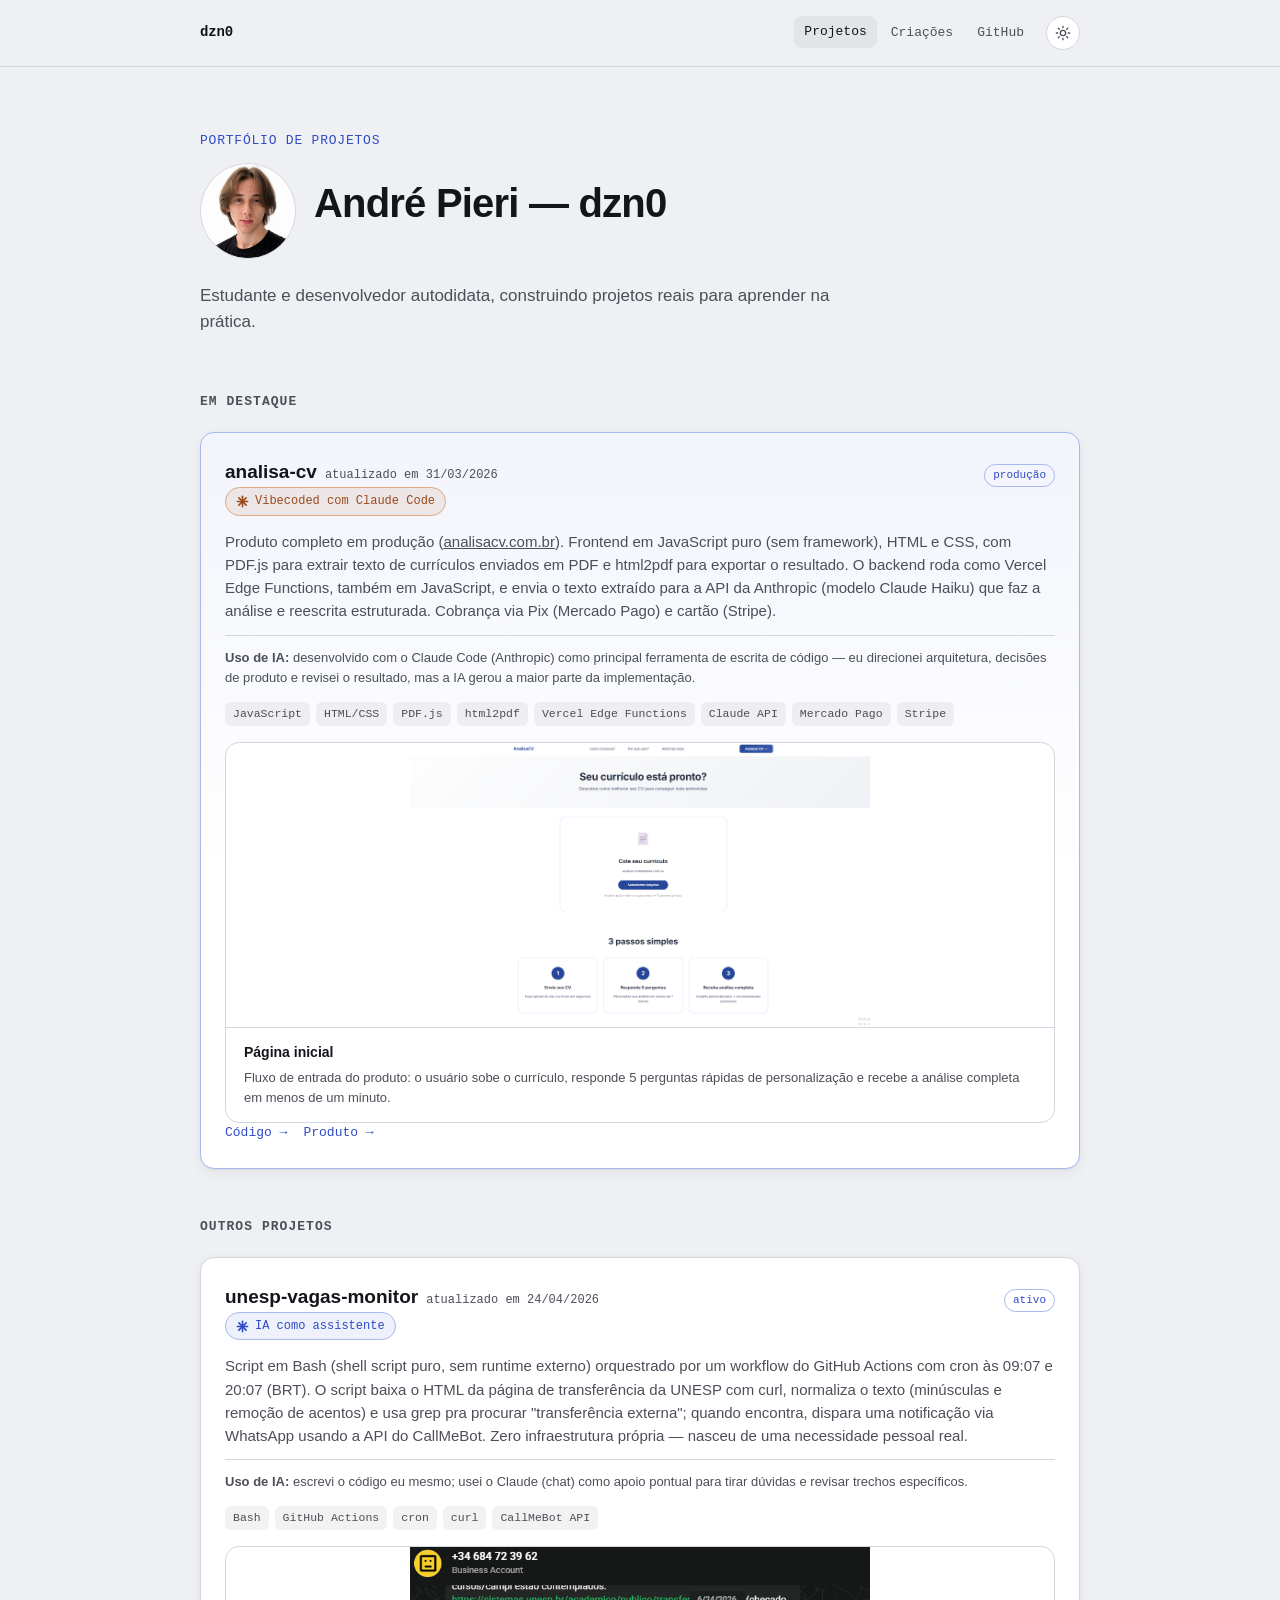
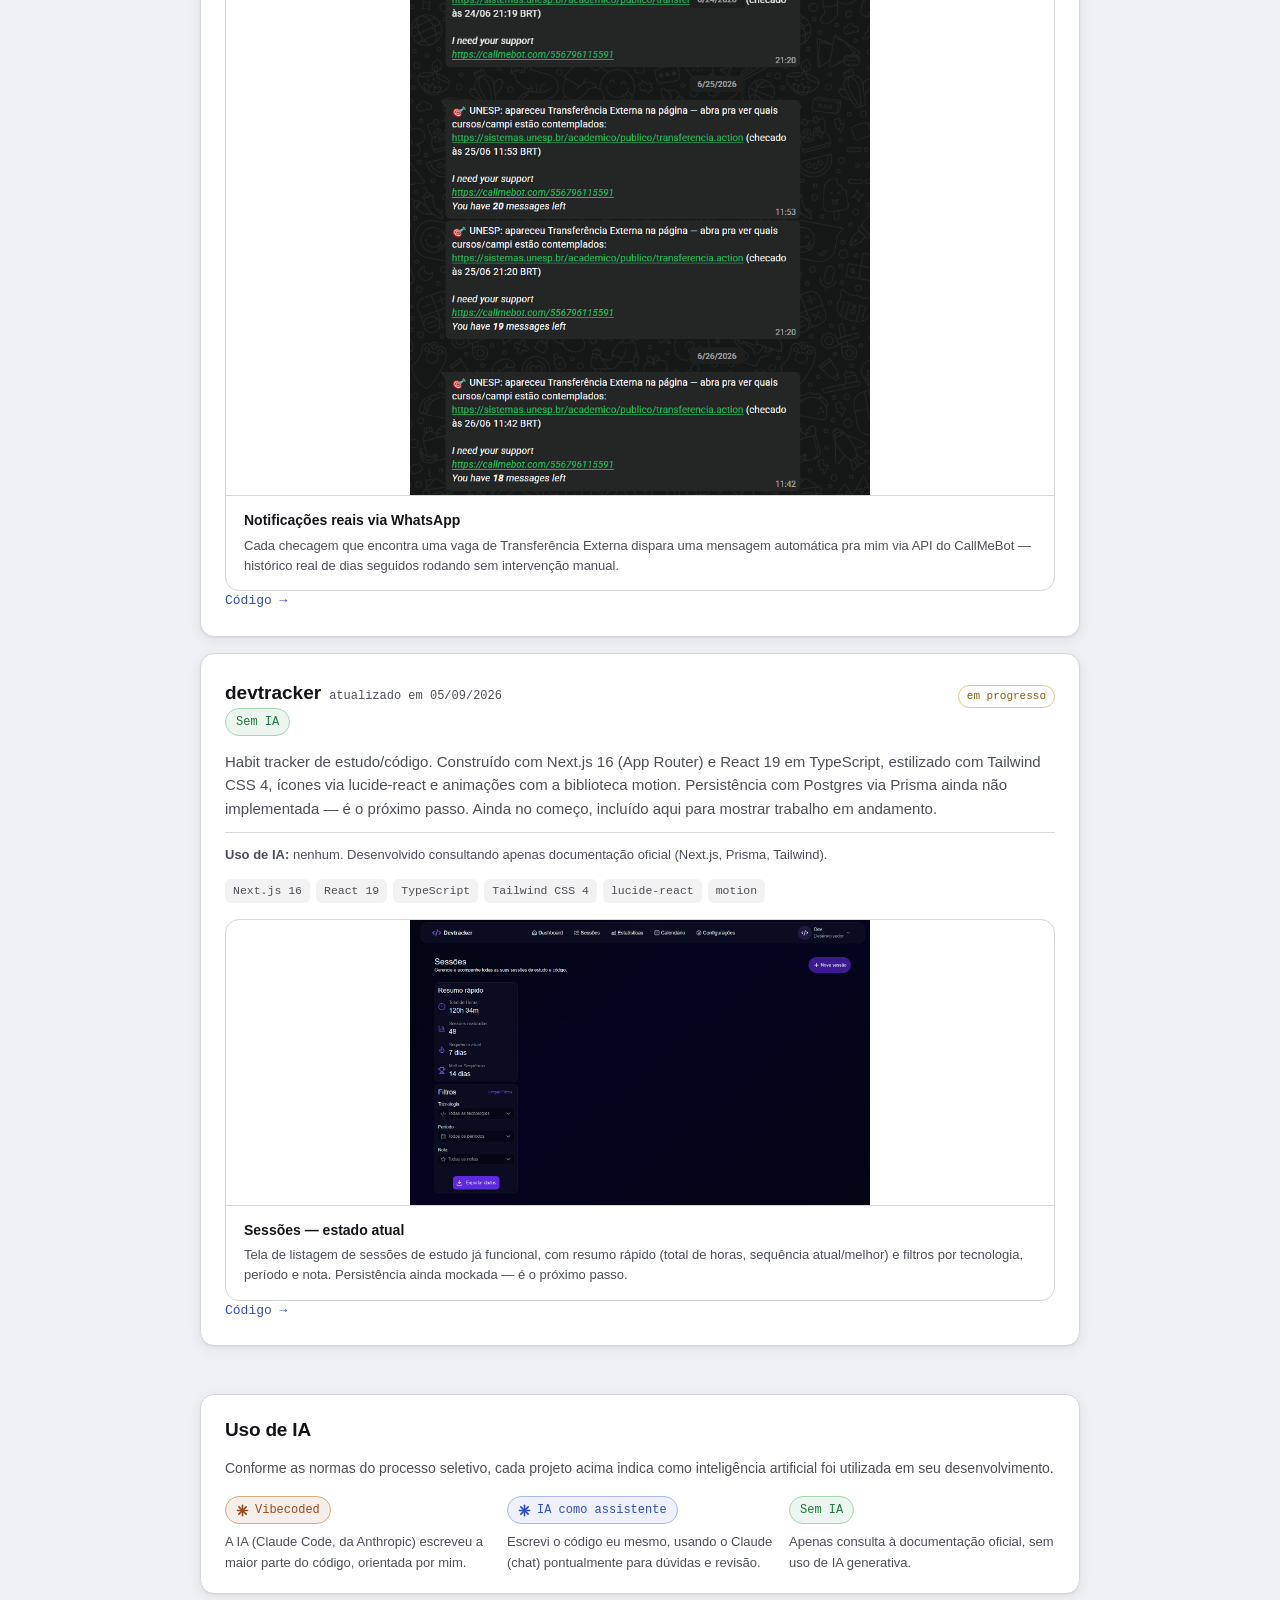
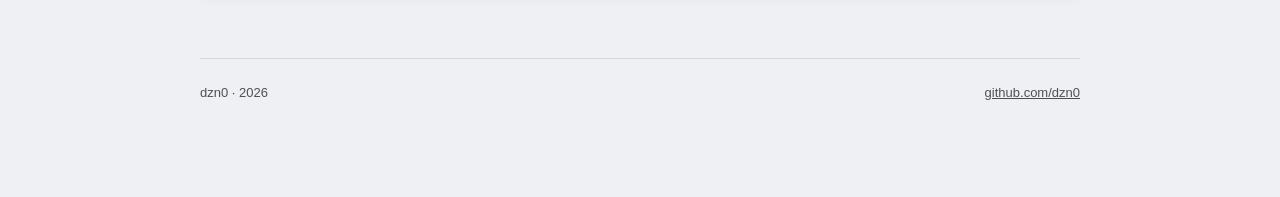
<file: index.html>
<!doctype html>
<html lang="pt-BR">
<head>
  <meta charset="UTF-8" />
  <meta name="viewport" content="width=device-width, initial-scale=1.0" />
  <title>dzn0 — Portfólio de Projetos</title>
  <meta name="description" content="Projetos técnicos de André — analisa-cv, unesp-vagas-monitor, devtracker." />
  <link rel="stylesheet" href="assets/style.css" />
  <script>
    (function () {
      try {
        if (localStorage.getItem("theme") === "dark") {
          document.documentElement.setAttribute("data-theme", "dark");
        }
      } catch (e) {}
    })();
  </script>
</head>
<body>
  <header class="site-header">
    <div class="wrap">
      <a class="brand" href="index.html">dzn0</a>
      <nav>
        <a href="index.html" aria-current="page">Projetos</a>
        <a href="criacoes/index.html">Criações</a>
        <a href="https://github.com/dzn0" target="_blank" rel="noopener">GitHub</a>
        <button class="theme-toggle" type="button" onclick="window.__toggleTheme()" aria-label="Alternar tema claro/escuro">
          <svg class="icon-sun" viewBox="0 0 24 24" fill="none" stroke="currentColor" stroke-width="2" stroke-linecap="round" stroke-linejoin="round" aria-hidden="true">
            <circle cx="12" cy="12" r="4"/>
            <path d="M12 2v2M12 20v2M4.93 4.93l1.41 1.41M17.66 17.66l1.41 1.41M2 12h2M20 12h2M6.34 17.66l-1.41 1.41M19.07 4.93l-1.41 1.41"/>
          </svg>
          <svg class="icon-moon" viewBox="0 0 24 24" fill="currentColor" aria-hidden="true">
            <path d="M21 12.79A9 9 0 1 1 11.21 3 7 7 0 0 0 21 12.79z"/>
          </svg>
        </button>
      </nav>
    </div>
  </header>

  <div class="wrap">
    <header class="hero">
      <p class="eyebrow">Portfólio de Projetos</p>
      <div class="hero-title-row">
        <img class="avatar" src="assets/profile.png" alt="Foto de André Pereira de Pieri" />
        <h1>André Pieri — dzn0</h1>
      </div>
      <p class="lede">
        Estudante e desenvolvedor autodidata, construindo projetos reais para
        aprender na prática.
      </p>
    </header>

    <section>
      <h2>Em destaque</h2>
      <article class="card featured">
        <div class="card-top">
          <h3><a href="https://github.com/dzn0/analisa-cv" target="_blank" rel="noopener">analisa-cv</a><span class="updated-date">atualizado em 31/03/2026</span></h3>
          <span class="tag">produção</span>
        </div>
        <div class="card-top" style="margin-top:-8px; margin-bottom:14px;">
          <span class="ai-badge vibecoded">
            <svg viewBox="0 0 24 24" fill="currentColor" aria-hidden="true">
              <rect x="10.5" y="1" width="3" height="22" rx="1.5"/>
              <rect x="10.5" y="1" width="3" height="22" rx="1.5" transform="rotate(45 12 12)"/>
              <rect x="10.5" y="1" width="3" height="22" rx="1.5" transform="rotate(90 12 12)"/>
              <rect x="10.5" y="1" width="3" height="22" rx="1.5" transform="rotate(135 12 12)"/>
            </svg>
            Vibecoded com Claude Code
          </span>
        </div>
        <p>
          Produto completo em produção (<a href="https://analisacv.com.br" target="_blank" rel="noopener" style="color:var(--text-dim)">analisacv.com.br</a>).
          Frontend em JavaScript puro (sem framework), HTML e CSS, com PDF.js para extrair
          texto de currículos enviados em PDF e html2pdf para exportar o resultado. O
          backend roda como Vercel Edge Functions, também em JavaScript, e envia o texto
          extraído para a API da Anthropic (modelo Claude Haiku) que faz a análise e
          reescrita estruturada. Cobrança via Pix (Mercado Pago) e cartão (Stripe).
        </p>
        <p class="ai-note">
          <strong>Uso de IA:</strong> desenvolvido com o Claude Code (Anthropic) como
          principal ferramenta de escrita de código — eu direcionei arquitetura, decisões
          de produto e revisei o resultado, mas a IA gerou a maior parte da implementação.
        </p>
        <div class="stack">
          <span>JavaScript</span>
          <span>HTML/CSS</span>
          <span>PDF.js</span>
          <span>html2pdf</span>
          <span>Vercel Edge Functions</span>
          <span>Claude API</span>
          <span>Mercado Pago</span>
          <span>Stripe</span>
        </div>
        <div class="shot-list">
          <figure>
            <img src="assets/projects/analisa-cv/home.png" alt="Tela inicial do AnalisaCV, com o cartão de upload de currículo e os 3 passos do fluxo" />
            <figcaption>
              <strong>Página inicial</strong>
              <span>
                Fluxo de entrada do produto: o usuário sobe o currículo, responde 5
                perguntas rápidas de personalização e recebe a análise completa em
                menos de um minuto.
              </span>
            </figcaption>
          </figure>
        </div>
        <div class="card-links">
          <a href="https://github.com/dzn0/analisa-cv" target="_blank" rel="noopener">Código →</a>
          <a href="https://analisacv.com.br" target="_blank" rel="noopener">Produto →</a>
        </div>
      </article>
    </section>

    <section>
      <h2>Outros projetos</h2>

      <article class="card">
        <div class="card-top">
          <h3><a href="https://github.com/dzn0/unesp-vagas-monitor" target="_blank" rel="noopener">unesp-vagas-monitor</a><span class="updated-date">atualizado em 24/04/2026</span></h3>
          <span class="tag">ativo</span>
        </div>
        <div class="card-top" style="margin-top:-8px; margin-bottom:14px;">
          <span class="ai-badge assisted">
            <svg viewBox="0 0 24 24" fill="currentColor" aria-hidden="true">
              <rect x="10.5" y="1" width="3" height="22" rx="1.5"/>
              <rect x="10.5" y="1" width="3" height="22" rx="1.5" transform="rotate(45 12 12)"/>
              <rect x="10.5" y="1" width="3" height="22" rx="1.5" transform="rotate(90 12 12)"/>
              <rect x="10.5" y="1" width="3" height="22" rx="1.5" transform="rotate(135 12 12)"/>
            </svg>
            IA como assistente
          </span>
        </div>
        <p>
          Script em Bash (shell script puro, sem runtime externo) orquestrado por um
          workflow do GitHub Actions com cron às 09:07 e 20:07 (BRT). O script baixa o
          HTML da página de transferência da UNESP com curl, normaliza o texto (minúsculas
          e remoção de acentos) e usa grep pra procurar "transferência externa"; quando
          encontra, dispara uma notificação via WhatsApp usando a API do CallMeBot. Zero
          infraestrutura própria — nasceu de uma necessidade pessoal real.
        </p>
        <p class="ai-note">
          <strong>Uso de IA:</strong> escrevi o código eu mesmo; usei o Claude (chat) como
          apoio pontual para tirar dúvidas e revisar trechos específicos.
        </p>
        <div class="stack">
          <span>Bash</span>
          <span>GitHub Actions</span>
          <span>cron</span>
          <span>curl</span>
          <span>CallMeBot API</span>
        </div>
        <div class="shot-list">
          <figure>
            <img src="assets/projects/unesp-vagas-monitor/notificacoes.png" alt="Histórico de notificações via WhatsApp avisando sobre novas Transferências Externas na UNESP" />
            <figcaption>
              <strong>Notificações reais via WhatsApp</strong>
              <span>
                Cada checagem que encontra uma vaga de Transferência Externa dispara
                uma mensagem automática pra mim via API do CallMeBot — histórico real
                de dias seguidos rodando sem intervenção manual.
              </span>
            </figcaption>
          </figure>
        </div>
        <div class="card-links">
          <a href="https://github.com/dzn0/unesp-vagas-monitor" target="_blank" rel="noopener">Código →</a>
        </div>
      </article>

      <article class="card">
        <div class="card-top">
          <h3><a href="https://github.com/dzn0/devtracker" target="_blank" rel="noopener">devtracker</a><span class="updated-date">atualizado em 05/09/2026</span></h3>
          <span class="tag wip">em progresso</span>
        </div>
        <div class="card-top" style="margin-top:-8px; margin-bottom:14px;">
          <span class="ai-badge none">Sem IA</span>
        </div>
        <p>
          Habit tracker de estudo/código. Construído com Next.js 16 (App Router) e React
          19 em TypeScript, estilizado com Tailwind CSS 4, ícones via lucide-react e
          animações com a biblioteca motion. Persistência com Postgres via Prisma ainda
          não implementada — é o próximo passo. Ainda no começo, incluído aqui para
          mostrar trabalho em andamento.
        </p>
        <p class="ai-note">
          <strong>Uso de IA:</strong> nenhum. Desenvolvido consultando apenas
          documentação oficial (Next.js, Prisma, Tailwind).
        </p>
        <div class="stack">
          <span>Next.js 16</span>
          <span>React 19</span>
          <span>TypeScript</span>
          <span>Tailwind CSS 4</span>
          <span>lucide-react</span>
          <span>motion</span>
        </div>
        <div class="shot-list">
          <figure>
            <img src="assets/projects/devtracker/sessoes.png" alt="Tela de Sessões do Devtracker, com resumo rápido (horas, sequência) e filtros por tecnologia, período e nota" />
            <figcaption>
              <strong>Sessões — estado atual</strong>
              <span>
                Tela de listagem de sessões de estudo já funcional, com resumo rápido
                (total de horas, sequência atual/melhor) e filtros por tecnologia,
                período e nota. Persistência ainda mockada — é o próximo passo.
              </span>
            </figcaption>
          </figure>
        </div>
        <div class="card-links">
          <a href="https://github.com/dzn0/devtracker" target="_blank" rel="noopener">Código →</a>
        </div>
      </article>
    </section>

    <section class="ai-legend">
      <h2>Uso de IA</h2>
      <p>
        Conforme as normas do processo seletivo, cada projeto acima indica como
        inteligência artificial foi utilizada em seu desenvolvimento.
      </p>
      <div class="ai-key">
        <div class="ai-key-item">
          <span class="ai-badge vibecoded">
            <svg viewBox="0 0 24 24" fill="currentColor" aria-hidden="true">
              <rect x="10.5" y="1" width="3" height="22" rx="1.5"/>
              <rect x="10.5" y="1" width="3" height="22" rx="1.5" transform="rotate(45 12 12)"/>
              <rect x="10.5" y="1" width="3" height="22" rx="1.5" transform="rotate(90 12 12)"/>
              <rect x="10.5" y="1" width="3" height="22" rx="1.5" transform="rotate(135 12 12)"/>
            </svg>
            Vibecoded
          </span>
          <p>A IA (Claude Code, da Anthropic) escreveu a maior parte do código, orientada por mim.</p>
        </div>
        <div class="ai-key-item">
          <span class="ai-badge assisted">
            <svg viewBox="0 0 24 24" fill="currentColor" aria-hidden="true">
              <rect x="10.5" y="1" width="3" height="22" rx="1.5"/>
              <rect x="10.5" y="1" width="3" height="22" rx="1.5" transform="rotate(45 12 12)"/>
              <rect x="10.5" y="1" width="3" height="22" rx="1.5" transform="rotate(90 12 12)"/>
              <rect x="10.5" y="1" width="3" height="22" rx="1.5" transform="rotate(135 12 12)"/>
            </svg>
            IA como assistente
          </span>
          <p>Escrevi o código eu mesmo, usando o Claude (chat) pontualmente para dúvidas e revisão.</p>
        </div>
        <div class="ai-key-item">
          <span class="ai-badge none">Sem IA</span>
          <p>Apenas consulta à documentação oficial, sem uso de IA generativa.</p>
        </div>
      </div>
    </section>

    <footer>
      <span>dzn0 · 2026</span>
      <a href="https://github.com/dzn0" target="_blank" rel="noopener">github.com/dzn0</a>
    </footer>
  </div>
  <script src="assets/theme.js"></script>
  <script src="assets/lightbox.js"></script>
</body>
</html>
</file>
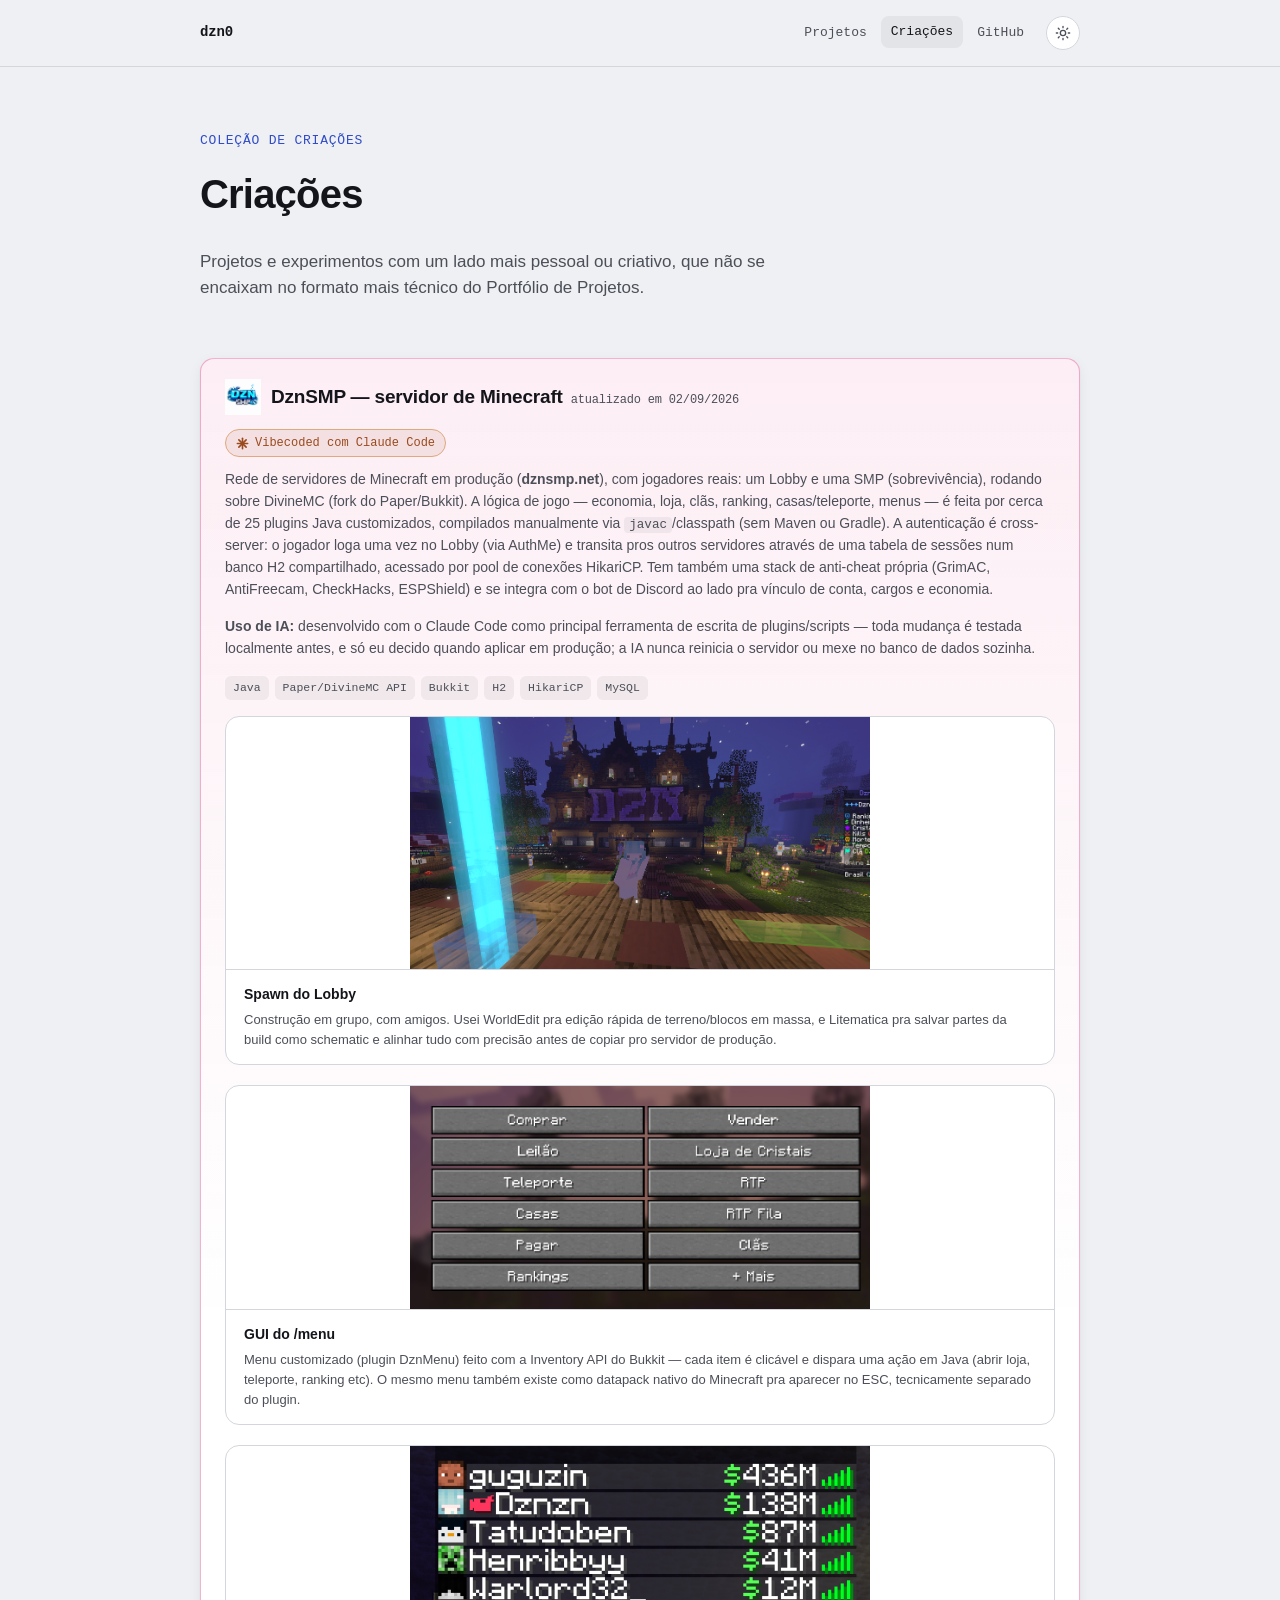
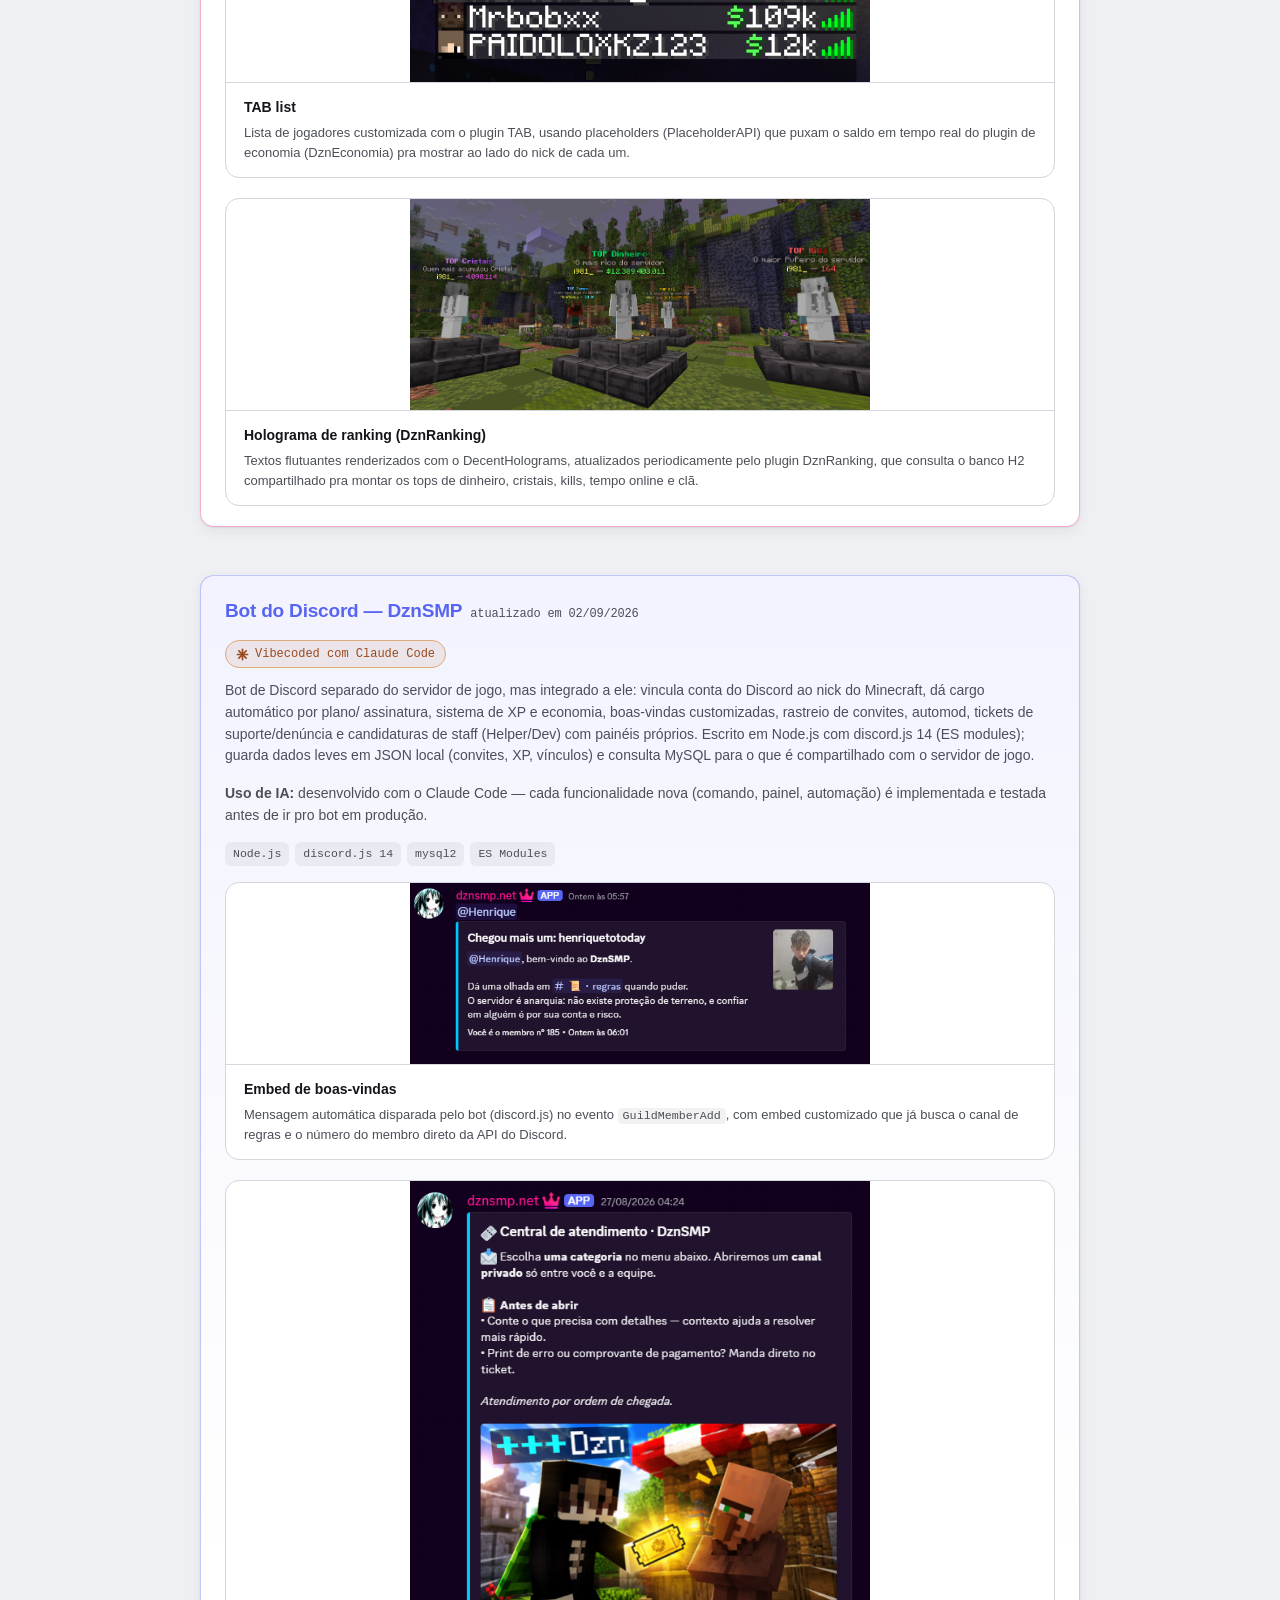
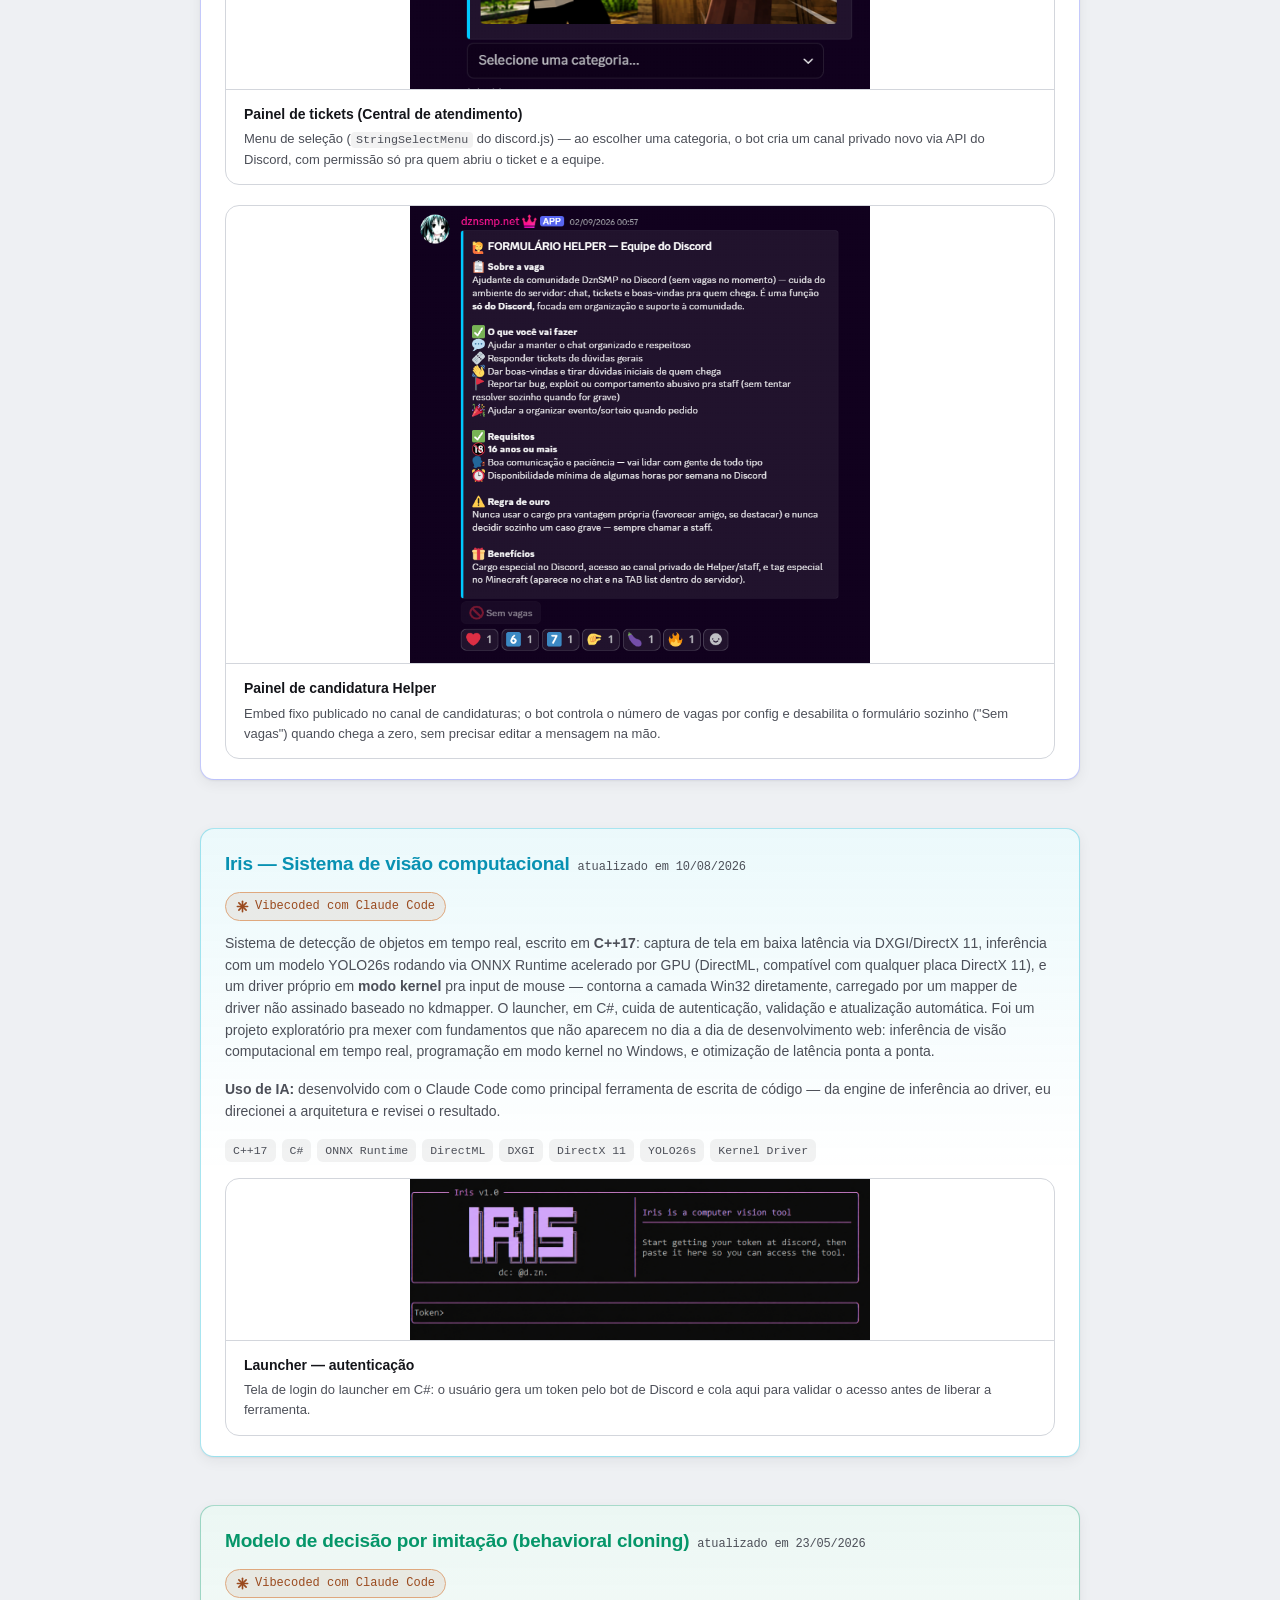
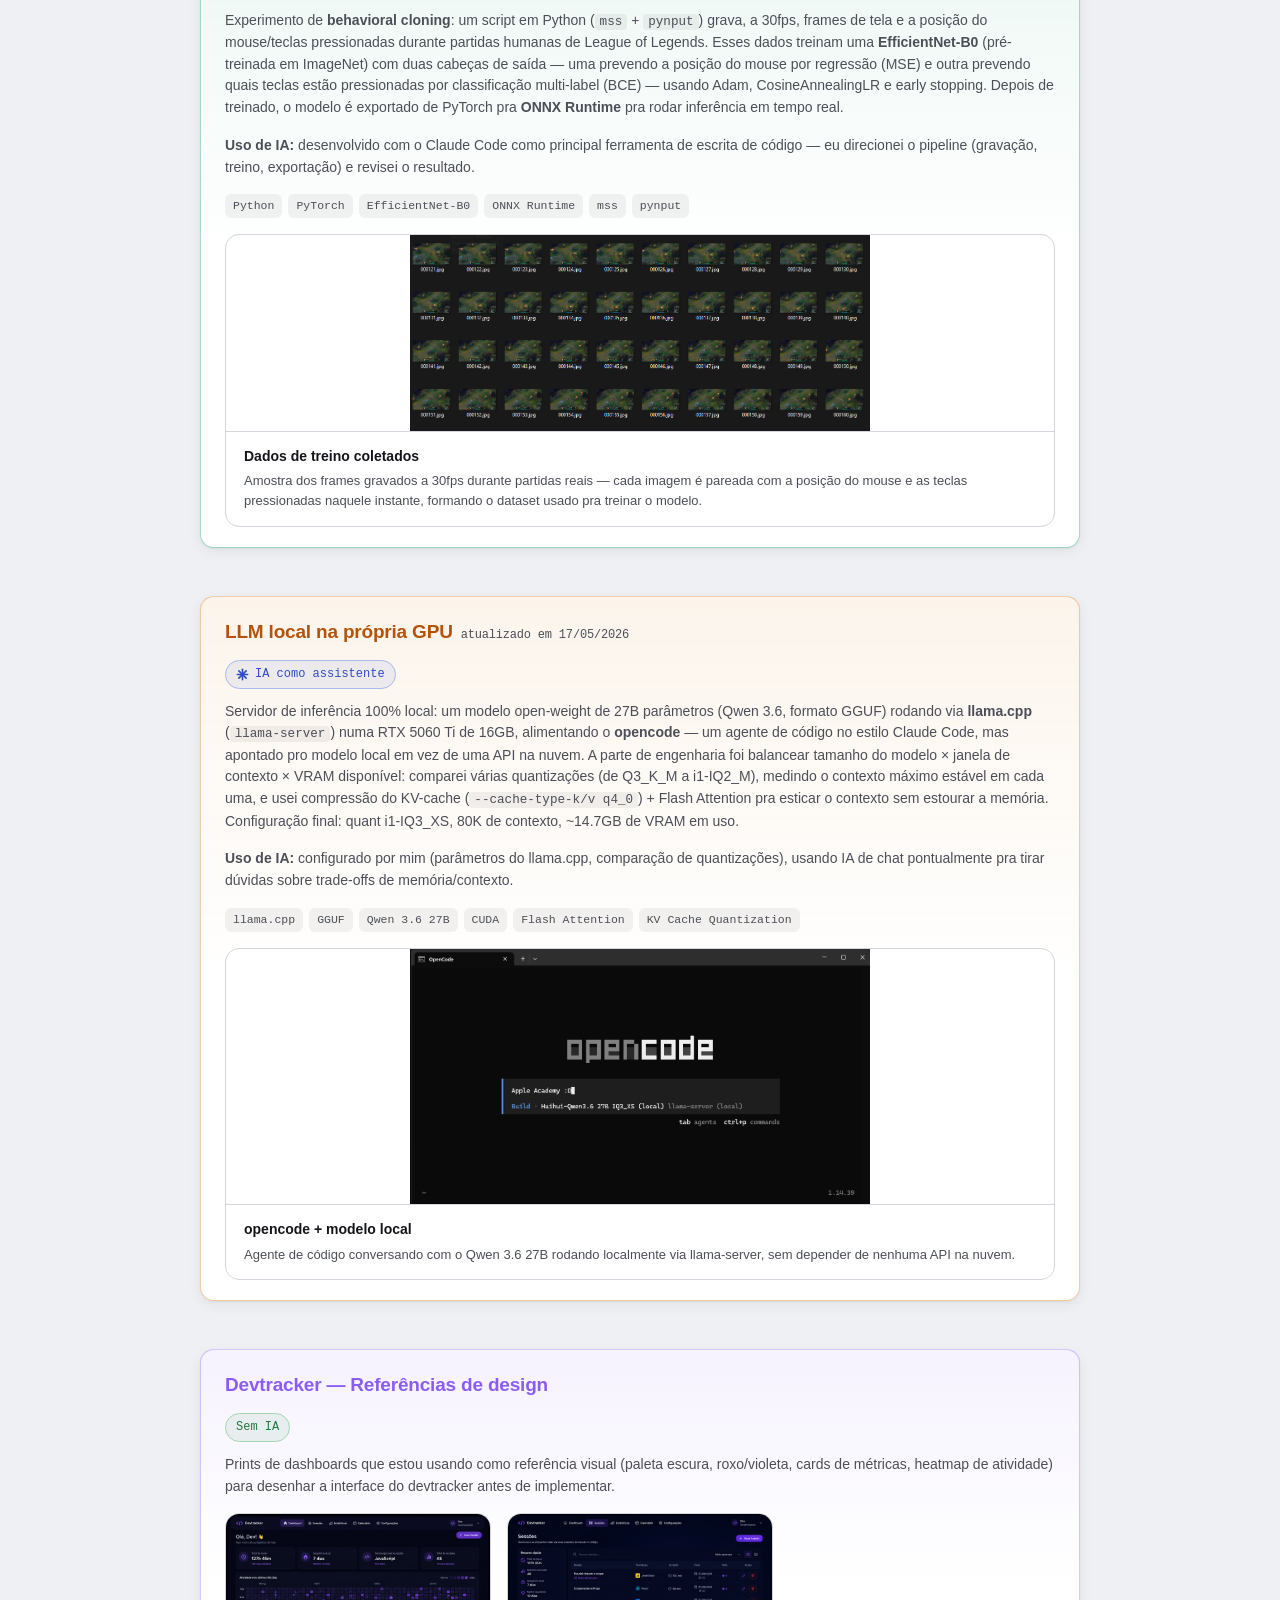
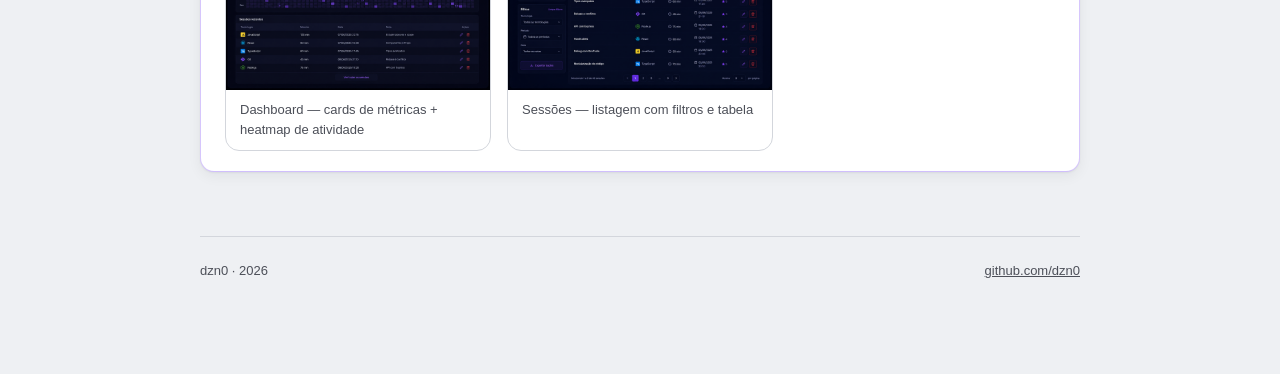
<file: criacoes/index.html>
<!doctype html>
<html lang="pt-BR">
<head>
  <meta charset="UTF-8" />
  <meta name="viewport" content="width=device-width, initial-scale=1.0" />
  <title>dzn0 — Coleção de Criações</title>
  <meta name="description" content="Lado criativo e exploratório de André — design, protótipos, experimentos." />
  <link rel="stylesheet" href="../assets/style.css" />
  <script>
    (function () {
      try {
        if (localStorage.getItem("theme") === "dark") {
          document.documentElement.setAttribute("data-theme", "dark");
        }
      } catch (e) {}
    })();
  </script>
</head>
<body>
  <header class="site-header">
    <div class="wrap">
      <a class="brand" href="../index.html">dzn0</a>
      <nav>
        <a href="../index.html">Projetos</a>
        <a href="index.html" aria-current="page">Criações</a>
        <a href="https://github.com/dzn0" target="_blank" rel="noopener">GitHub</a>
        <button class="theme-toggle" type="button" onclick="window.__toggleTheme()" aria-label="Alternar tema claro/escuro">
          <svg class="icon-sun" viewBox="0 0 24 24" fill="none" stroke="currentColor" stroke-width="2" stroke-linecap="round" stroke-linejoin="round" aria-hidden="true">
            <circle cx="12" cy="12" r="4"/>
            <path d="M12 2v2M12 20v2M4.93 4.93l1.41 1.41M17.66 17.66l1.41 1.41M2 12h2M20 12h2M6.34 17.66l-1.41 1.41M19.07 4.93l-1.41 1.41"/>
          </svg>
          <svg class="icon-moon" viewBox="0 0 24 24" fill="currentColor" aria-hidden="true">
            <path d="M21 12.79A9 9 0 1 1 11.21 3 7 7 0 0 0 21 12.79z"/>
          </svg>
        </button>
      </nav>
    </div>
  </header>

  <div class="wrap">
    <header class="hero">
      <div>
        <p class="eyebrow">Coleção de Criações</p>
        <h1>Criações</h1>
        <p class="lede">
          Projetos e experimentos com um lado mais pessoal ou criativo, que não se
          encaixam no formato mais técnico do Portfólio de Projetos.
        </p>
      </div>
    </header>

    <section>
      <div class="ai-legend box-pink">
        <div class="box-title-row">
          <img src="../assets/creations/dznsmp/logo.png" alt="Logo do DznSMP" />
          <h2>DznSMP — servidor de Minecraft<span class="updated-date">atualizado em 02/09/2026</span></h2>
        </div>
        <span class="ai-badge vibecoded">
          <svg viewBox="0 0 24 24" fill="currentColor" aria-hidden="true">
            <rect x="10.5" y="1" width="3" height="22" rx="1.5"/>
            <rect x="10.5" y="1" width="3" height="22" rx="1.5" transform="rotate(45 12 12)"/>
            <rect x="10.5" y="1" width="3" height="22" rx="1.5" transform="rotate(90 12 12)"/>
            <rect x="10.5" y="1" width="3" height="22" rx="1.5" transform="rotate(135 12 12)"/>
          </svg>
          Vibecoded com Claude Code
        </span>
        <p style="margin-top: 12px;">
          Rede de servidores de Minecraft em produção (<strong>dznsmp.net</strong>), com
          jogadores reais: um Lobby e uma SMP (sobrevivência), rodando sobre DivineMC
          (fork do Paper/Bukkit). A lógica de jogo — economia,
          loja, clãs, ranking, casas/teleporte, menus — é feita por cerca de 25 plugins
          Java customizados, compilados manualmente via <code>javac</code>/classpath
          (sem Maven ou Gradle). A autenticação é cross-server: o jogador loga uma vez
          no Lobby (via AuthMe) e transita pros outros servidores através de uma tabela
          de sessões num banco H2 compartilhado, acessado por pool de conexões
          HikariCP. Tem também uma stack de anti-cheat própria (GrimAC, AntiFreecam,
          CheckHacks, ESPShield) e se integra com o bot de Discord ao lado pra vínculo
          de conta, cargos e economia.
        </p>
        <p class="ai-note">
          <strong>Uso de IA:</strong> desenvolvido com o Claude Code como principal
          ferramenta de escrita de plugins/scripts — toda mudança é testada localmente
          antes, e só eu decido quando aplicar em produção; a IA nunca reinicia o
          servidor ou mexe no banco de dados sozinha.
        </p>
        <div class="stack">
          <span>Java</span>
          <span>Paper/DivineMC API</span>
          <span>Bukkit</span>
          <span>H2</span>
          <span>HikariCP</span>
          <span>MySQL</span>
        </div>
        <div class="shot-list">
          <figure>
            <img src="../assets/creations/dznsmp/lobby.png" alt="Spawn do Lobby do DznSMP, com a fachada da mansão e o nome DZN em blocos" />
            <figcaption>
              <strong>Spawn do Lobby</strong>
              <span>
                Construção em grupo, com amigos. Usei WorldEdit pra edição rápida de
                terreno/blocos em massa, e Litematica pra salvar partes da build como
                schematic e alinhar tudo com precisão antes de copiar pro servidor de
                produção.
              </span>
            </figcaption>
          </figure>
          <figure>
            <img src="../assets/creations/dznsmp/gui-loja.png" alt="Menu de itens do /menu com opções como Comprar, Vender, Leilão, Teleporte, Casas, Clãs e Rankings" />
            <figcaption>
              <strong>GUI do /menu</strong>
              <span>
                Menu customizado (plugin DznMenu) feito com a Inventory API do Bukkit —
                cada item é clicável e dispara uma ação em Java (abrir loja, teleporte,
                ranking etc). O mesmo menu também existe como datapack nativo do
                Minecraft pra aparecer no ESC, tecnicamente separado do plugin.
              </span>
            </figcaption>
          </figure>
          <figure>
            <img src="../assets/creations/dznsmp/tablist.png" alt="Lista de jogadores (TAB) mostrando nick, saldo e ping de cada um" />
            <figcaption>
              <strong>TAB list</strong>
              <span>
                Lista de jogadores customizada com o plugin TAB, usando placeholders
                (PlaceholderAPI) que puxam o saldo em tempo real do plugin de economia
                (DznEconomia) pra mostrar ao lado do nick de cada um.
              </span>
            </figcaption>
          </figure>
          <figure>
            <img src="../assets/creations/dznsmp/holograma-ranking.png" alt="Hologramas de ranking no spawn mostrando TOP Cristais, TOP Dinheiro, TOP Kills, TOP Tempo e TOP Clã" />
            <figcaption>
              <strong>Holograma de ranking (DznRanking)</strong>
              <span>
                Textos flutuantes renderizados com o DecentHolograms, atualizados
                periodicamente pelo plugin DznRanking, que consulta o banco H2
                compartilhado pra montar os tops de dinheiro, cristais, kills, tempo
                online e clã.
              </span>
            </figcaption>
          </figure>
        </div>
      </div>
    </section>

    <section>
      <div class="ai-legend box-blurple">
        <h2>Bot do Discord — DznSMP<span class="updated-date">atualizado em 02/09/2026</span></h2>
        <span class="ai-badge vibecoded">
          <svg viewBox="0 0 24 24" fill="currentColor" aria-hidden="true">
            <rect x="10.5" y="1" width="3" height="22" rx="1.5"/>
            <rect x="10.5" y="1" width="3" height="22" rx="1.5" transform="rotate(45 12 12)"/>
            <rect x="10.5" y="1" width="3" height="22" rx="1.5" transform="rotate(90 12 12)"/>
            <rect x="10.5" y="1" width="3" height="22" rx="1.5" transform="rotate(135 12 12)"/>
          </svg>
          Vibecoded com Claude Code
        </span>
        <p style="margin-top: 12px;">
          Bot de Discord separado do servidor de jogo, mas integrado a ele: vincula
          conta do Discord ao nick do Minecraft, dá cargo automático por plano/
          assinatura, sistema de XP e economia, boas-vindas customizadas, rastreio de
          convites, automod, tickets de suporte/denúncia e candidaturas de staff
          (Helper/Dev) com painéis próprios. Escrito em Node.js com discord.js 14 (ES
          modules); guarda dados leves em JSON local (convites, XP, vínculos) e consulta
          MySQL para o que é compartilhado com o servidor de jogo.
        </p>
        <p class="ai-note">
          <strong>Uso de IA:</strong> desenvolvido com o Claude Code — cada
          funcionalidade nova (comando, painel, automação) é implementada e testada
          antes de ir pro bot em produção.
        </p>
        <div class="stack">
          <span>Node.js</span>
          <span>discord.js 14</span>
          <span>mysql2</span>
          <span>ES Modules</span>
        </div>
        <div class="shot-list">
          <figure>
            <img src="../assets/creations/discord-bot/embed-boas-vindas.png" alt="Embed de boas-vindas do bot cumprimentando um novo membro que entrou no servidor" />
            <figcaption>
              <strong>Embed de boas-vindas</strong>
              <span>
                Mensagem automática disparada pelo bot (discord.js) no evento
                <code>GuildMemberAdd</code>, com embed customizado que já busca o canal
                de regras e o número do membro direto da API do Discord.
              </span>
            </figcaption>
          </figure>
          <figure>
            <img src="../assets/creations/discord-bot/painel-tickets.png" alt="Painel de central de atendimento do bot, com categorias de ticket num menu suspenso" />
            <figcaption>
              <strong>Painel de tickets (Central de atendimento)</strong>
              <span>
                Menu de seleção (<code>StringSelectMenu</code> do discord.js) — ao
                escolher uma categoria, o bot cria um canal privado novo via API do
                Discord, com permissão só pra quem abriu o ticket e a equipe.
              </span>
            </figcaption>
          </figure>
          <figure>
            <img src="../assets/creations/discord-bot/painel-helper.png" alt="Formulário de candidatura para a vaga de Helper, com requisitos e reações de aprovação" />
            <figcaption>
              <strong>Painel de candidatura Helper</strong>
              <span>
                Embed fixo publicado no canal de candidaturas; o bot controla o número
                de vagas por config e desabilita o formulário sozinho ("Sem vagas")
                quando chega a zero, sem precisar editar a mensagem na mão.
              </span>
            </figcaption>
          </figure>
        </div>
      </div>
    </section>

    <section>
      <div class="ai-legend box-cyan">
        <h2>Iris — Sistema de visão computacional<span class="updated-date">atualizado em 10/08/2026</span></h2>
        <span class="ai-badge vibecoded">
          <svg viewBox="0 0 24 24" fill="currentColor" aria-hidden="true">
            <rect x="10.5" y="1" width="3" height="22" rx="1.5"/>
            <rect x="10.5" y="1" width="3" height="22" rx="1.5" transform="rotate(45 12 12)"/>
            <rect x="10.5" y="1" width="3" height="22" rx="1.5" transform="rotate(90 12 12)"/>
            <rect x="10.5" y="1" width="3" height="22" rx="1.5" transform="rotate(135 12 12)"/>
          </svg>
          Vibecoded com Claude Code
        </span>
        <p style="margin-top: 12px;">
          Sistema de detecção de objetos em tempo real, escrito em <strong>C++17</strong>:
          captura de tela em baixa latência via DXGI/DirectX 11, inferência com um
          modelo YOLO26s rodando via ONNX Runtime acelerado por GPU (DirectML,
          compatível com qualquer placa DirectX 11), e um driver próprio em
          <strong>modo kernel</strong> pra input de mouse — contorna a camada Win32
          diretamente, carregado por um mapper de driver não assinado baseado no
          kdmapper. O launcher, em C#, cuida de autenticação, validação e atualização
          automática. Foi um projeto exploratório pra mexer com fundamentos que não
          aparecem no dia a dia de desenvolvimento web: inferência de visão
          computacional em tempo real, programação em modo kernel no Windows, e
          otimização de latência ponta a ponta.
        </p>
        <p class="ai-note">
          <strong>Uso de IA:</strong> desenvolvido com o Claude Code como principal
          ferramenta de escrita de código — da engine de inferência ao driver, eu
          direcionei a arquitetura e revisei o resultado.
        </p>
        <div class="stack">
          <span>C++17</span>
          <span>C#</span>
          <span>ONNX Runtime</span>
          <span>DirectML</span>
          <span>DXGI</span>
          <span>DirectX 11</span>
          <span>YOLO26s</span>
          <span>Kernel Driver</span>
        </div>
        <div class="shot-list">
          <figure>
            <img src="../assets/creations/iris/launcher.png" alt="Tela de autenticação do launcher do Iris, pedindo um token gerado via bot de Discord" />
            <figcaption>
              <strong>Launcher — autenticação</strong>
              <span>
                Tela de login do launcher em C#: o usuário gera um token pelo bot de
                Discord e cola aqui para validar o acesso antes de liberar a ferramenta.
              </span>
            </figcaption>
          </figure>
        </div>
      </div>
    </section>

    <section>
      <div class="ai-legend box-green">
        <h2>Modelo de decisão por imitação (behavioral cloning)<span class="updated-date">atualizado em 23/05/2026</span></h2>
        <span class="ai-badge vibecoded">
          <svg viewBox="0 0 24 24" fill="currentColor" aria-hidden="true">
            <rect x="10.5" y="1" width="3" height="22" rx="1.5"/>
            <rect x="10.5" y="1" width="3" height="22" rx="1.5" transform="rotate(45 12 12)"/>
            <rect x="10.5" y="1" width="3" height="22" rx="1.5" transform="rotate(90 12 12)"/>
            <rect x="10.5" y="1" width="3" height="22" rx="1.5" transform="rotate(135 12 12)"/>
          </svg>
          Vibecoded com Claude Code
        </span>
        <p style="margin-top: 12px;">
          Experimento de <strong>behavioral cloning</strong>: um script em Python
          (<code>mss</code> + <code>pynput</code>) grava, a 30fps, frames de tela e a
          posição do mouse/teclas pressionadas durante partidas humanas de League of
          Legends. Esses dados treinam uma <strong>EfficientNet-B0</strong>
          (pré-treinada em ImageNet) com duas cabeças de saída — uma prevendo a posição
          do mouse por regressão (MSE) e outra prevendo quais teclas estão pressionadas
          por classificação multi-label (BCE) — usando Adam, CosineAnnealingLR e early
          stopping. Depois de treinado, o modelo é exportado de PyTorch pra
          <strong>ONNX Runtime</strong> pra rodar inferência em tempo real.
        </p>
        <p class="ai-note">
          <strong>Uso de IA:</strong> desenvolvido com o Claude Code como principal
          ferramenta de escrita de código — eu direcionei o pipeline (gravação, treino,
          exportação) e revisei o resultado.
        </p>
        <div class="stack">
          <span>Python</span>
          <span>PyTorch</span>
          <span>EfficientNet-B0</span>
          <span>ONNX Runtime</span>
          <span>mss</span>
          <span>pynput</span>
        </div>
        <div class="shot-list">
          <figure>
            <img src="../assets/creations/imitation-learning/frames-coletados.png" alt="Pasta com centenas de frames capturados durante partidas de League of Legends, nomeados sequencialmente" />
            <figcaption>
              <strong>Dados de treino coletados</strong>
              <span>
                Amostra dos frames gravados a 30fps durante partidas reais — cada
                imagem é pareada com a posição do mouse e as teclas pressionadas
                naquele instante, formando o dataset usado pra treinar o modelo.
              </span>
            </figcaption>
          </figure>
        </div>
      </div>
    </section>

    <section>
      <div class="ai-legend box-amber">
        <h2>LLM local na própria GPU<span class="updated-date">atualizado em 17/05/2026</span></h2>
        <span class="ai-badge assisted">
          <svg viewBox="0 0 24 24" fill="currentColor" aria-hidden="true">
            <rect x="10.5" y="1" width="3" height="22" rx="1.5"/>
            <rect x="10.5" y="1" width="3" height="22" rx="1.5" transform="rotate(45 12 12)"/>
            <rect x="10.5" y="1" width="3" height="22" rx="1.5" transform="rotate(90 12 12)"/>
            <rect x="10.5" y="1" width="3" height="22" rx="1.5" transform="rotate(135 12 12)"/>
          </svg>
          IA como assistente
        </span>
        <p style="margin-top: 12px;">
          Servidor de inferência 100% local: um modelo open-weight de 27B parâmetros
          (Qwen 3.6, formato GGUF) rodando via <strong>llama.cpp</strong>
          (<code>llama-server</code>) numa RTX 5060 Ti de 16GB, alimentando o
          <strong>opencode</strong> — um agente de código no estilo Claude Code, mas
          apontado pro modelo local em vez de uma API na nuvem. A parte de engenharia
          foi balancear tamanho do modelo × janela de contexto × VRAM disponível:
          comparei várias quantizações (de Q3_K_M a i1-IQ2_M), medindo o contexto
          máximo estável em cada uma, e usei compressão do KV-cache
          (<code>--cache-type-k/v q4_0</code>) + Flash Attention pra esticar o contexto
          sem estourar a memória. Configuração final: quant i1-IQ3_XS, 80K de contexto,
          ~14.7GB de VRAM em uso.
        </p>
        <p class="ai-note">
          <strong>Uso de IA:</strong> configurado por mim (parâmetros do llama.cpp,
          comparação de quantizações), usando IA de chat pontualmente pra tirar dúvidas
          sobre trade-offs de memória/contexto.
        </p>
        <div class="stack">
          <span>llama.cpp</span>
          <span>GGUF</span>
          <span>Qwen 3.6 27B</span>
          <span>CUDA</span>
          <span>Flash Attention</span>
          <span>KV Cache Quantization</span>
        </div>
        <div class="shot-list">
          <figure>
            <img src="../assets/creations/llm-local/opencode.png" alt="Tela inicial do agente opencode conectado ao modelo local Huihui-Qwen3.6 27B IQ3_XS via llama-server" />
            <figcaption>
              <strong>opencode + modelo local</strong>
              <span>
                Agente de código conversando com o Qwen 3.6 27B rodando localmente via
                llama-server, sem depender de nenhuma API na nuvem.
              </span>
            </figcaption>
          </figure>
        </div>
      </div>
    </section>

    <section>
      <div class="ai-legend box-purple">
        <h2>Devtracker — Referências de design</h2>
        <span class="ai-badge none">Sem IA</span>
        <p style="margin-top: 12px;">
          Prints de dashboards que estou usando como referência visual (paleta escura,
          roxo/violeta, cards de métricas, heatmap de atividade) para desenhar a interface
          do devtracker antes de implementar.
        </p>
        <div class="gallery">
          <figure>
            <img src="../assets/creations/devtracker/dashboard-reference.png" alt="Referência de dashboard escuro com cards de métricas e heatmap de atividade" />
            <figcaption>Dashboard — cards de métricas + heatmap de atividade</figcaption>
          </figure>
          <figure>
            <img src="../assets/creations/devtracker/sessoes-reference.png" alt="Referência de tela de listagem de sessões com filtros e tabela" />
            <figcaption>Sessões — listagem com filtros e tabela</figcaption>
          </figure>
        </div>
      </div>
    </section>


    <footer>
      <span>dzn0 · 2026</span>
      <a href="https://github.com/dzn0" target="_blank" rel="noopener">github.com/dzn0</a>
    </footer>
  </div>
  <script src="../assets/theme.js"></script>
  <script src="../assets/lightbox.js"></script>
</body>
</html>
</file>
<file: assets/style.css>
:root {
  color-scheme: light;
  --bg: #eef0f3;
  --bg-elev: #ffffff;
  --border: #d3d6dc;
  --text: #14151a;
  --text-dim: #4c4f58;
  --accent: #2f4bc7;
  --accent-dim: #a9b8ee;
  --stack-bg: rgba(20, 21, 26, 0.055);
  --tint: rgba(47, 75, 199, 0.06);
  --header-bg: rgba(238, 240, 243, 0.9);
  --shadow: 0 1px 2px rgba(20, 21, 26, 0.05), 0 4px 14px rgba(20, 21, 26, 0.06);
  --shadow-hover: 0 4px 10px rgba(20, 21, 26, 0.07), 0 14px 28px rgba(20, 21, 26, 0.1);
  --badge-vibe-fg: #9a4a1e;
  --badge-vibe-border: #dfa87e;
  --badge-vibe-bg: rgba(154, 74, 30, 0.09);
  --badge-none-fg: #1f7a3d;
  --badge-none-border: #a3d6ae;
  --badge-none-bg: rgba(31, 122, 61, 0.08);
  --badge-assist-bg: rgba(47, 75, 199, 0.08);
  --wip-fg: #8a5f0f;
  --wip-border: #e2c68b;
  --mono: "SFMono-Regular", ui-monospace, "JetBrains Mono", Consolas, monospace;
  --sans: -apple-system, "Segoe UI", Inter, Helvetica, Arial, sans-serif;
  --radius: 14px;
  --max-width: 880px;
}

html[data-theme="dark"] {
  color-scheme: dark;
  --bg: #0b0c0f;
  --bg-elev: #121317;
  --border: #23252b;
  --text: #e7e8ea;
  --text-dim: #9a9ca3;
  --accent: #7c9cff;
  --accent-dim: #3d4a7a;
  --stack-bg: rgba(255, 255, 255, 0.04);
  --tint: rgba(124, 156, 255, 0.06);
  --header-bg: rgba(11, 12, 15, 0.85);
  --shadow: none;
  --shadow-hover: 0 0 0 1px var(--accent-dim), 0 8px 24px rgba(0, 0, 0, 0.35);
  --badge-vibe-fg: #e8a077;
  --badge-vibe-border: #6b4530;
  --badge-vibe-bg: rgba(217, 119, 87, 0.08);
  --badge-none-fg: #8fc396;
  --badge-none-border: #3d5c40;
  --badge-none-bg: rgba(143, 195, 150, 0.06);
  --badge-assist-bg: rgba(124, 156, 255, 0.06);
  --wip-fg: #e0b168;
  --wip-border: #6b552e;
}

* {
  transition: background-color 0.15s ease, border-color 0.15s ease, color 0.15s ease,
    transform 0.18s ease, box-shadow 0.18s ease, opacity 0.15s ease;
}

* { box-sizing: border-box; }

html, body {
  margin: 0;
  padding: 0;
  background: var(--bg);
  color: var(--text);
  font-family: var(--sans);
  line-height: 1.55;
}

body {
  padding: 0 24px 96px;
}

.wrap {
  max-width: var(--max-width);
  margin: 0 auto;
}

.site-header {
  position: sticky;
  top: 0;
  z-index: 10;
  backdrop-filter: blur(10px);
  background: var(--header-bg);
  border-bottom: 1px solid var(--border);
  margin: 0 -24px 64px;
  padding: 16px 24px;
}

.site-header .wrap {
  display: flex;
  align-items: center;
  justify-content: space-between;
  gap: 16px;
}

.brand {
  font-family: var(--mono);
  font-size: 14px;
  font-weight: 600;
  color: var(--text);
  text-decoration: none;
  letter-spacing: -0.01em;
  display: inline-block;
}

.brand:hover {
  color: var(--accent);
  transform: translateY(-1px);
}

.site-header nav {
  display: flex;
  align-items: center;
  gap: 4px;
}

.site-header nav a {
  font-family: var(--mono);
  font-size: 13px;
  color: var(--text-dim);
  text-decoration: none;
  padding: 6px 10px;
  border-radius: 8px;
}

.site-header nav a {
  display: inline-block;
}

.site-header nav a:hover,
.site-header nav a[aria-current="page"] {
  color: var(--text);
  background: var(--stack-bg);
  transform: translateY(-1px);
}

.theme-toggle {
  display: inline-flex;
  align-items: center;
  justify-content: center;
  width: 34px;
  height: 34px;
  border-radius: 999px;
  border: 1px solid var(--border);
  background: var(--bg-elev);
  color: var(--text-dim);
  cursor: pointer;
  margin-left: 8px;
}

.theme-toggle:hover {
  color: var(--text);
  border-color: var(--accent-dim);
  transform: scale(1.08) rotate(12deg);
}

.theme-toggle:active {
  transform: scale(0.94);
}

.theme-toggle svg {
  width: 16px;
  height: 16px;
}

.theme-toggle .icon-moon { display: none; }
html[data-theme="dark"] .theme-toggle .icon-sun { display: none; }
html[data-theme="dark"] .theme-toggle .icon-moon { display: block; }

header.hero {
  margin-bottom: 56px;
}

.hero-title-row {
  display: flex;
  align-items: center;
  gap: 18px;
}

.hero-title-row h1 {
  margin: 0 0 16px;
}

.avatar {
  width: 96px;
  height: 96px;
  border-radius: 50%;
  object-fit: cover;
  border: 1px solid var(--border);
  flex-shrink: 0;
}

.avatar:hover {
  transform: scale(1.06) rotate(-2deg);
  border-color: var(--accent-dim);
}

.eyebrow {
  font-family: var(--mono);
  font-size: 13px;
  color: var(--accent);
  letter-spacing: 0.06em;
  text-transform: uppercase;
  margin: 0 0 12px;
}

h1 {
  font-size: clamp(28px, 5vw, 40px);
  margin: 0 0 16px;
  letter-spacing: -0.02em;
}

.lede {
  color: var(--text-dim);
  font-size: 17px;
  max-width: 640px;
  margin: 24px 0;
}

.nav-links {
  display: flex;
  gap: 8px;
  flex-wrap: wrap;
}

.nav-links a {
  font-family: var(--mono);
  font-size: 13px;
  color: var(--text);
  text-decoration: none;
  border: 1px solid var(--border);
  padding: 6px 12px;
  border-radius: 999px;
  transition: border-color 0.15s ease, color 0.15s ease;
}

.nav-links a:hover,
.nav-links a[aria-current="page"] {
  border-color: var(--accent);
  color: var(--accent);
  transform: translateY(-1px);
}

section {
  margin-bottom: 48px;
}

section > h2 {
  font-size: 13px;
  font-family: var(--mono);
  text-transform: uppercase;
  letter-spacing: 0.08em;
  color: var(--text-dim);
  margin: 0 0 20px;
}

.card {
  background: var(--bg-elev);
  border: 1px solid var(--border);
  border-radius: var(--radius);
  padding: 24px;
  margin-bottom: 16px;
  box-shadow: var(--shadow);
}

.card:hover {
  border-color: var(--accent-dim);
  transform: translateY(-4px);
  box-shadow: var(--shadow-hover);
}

.card.featured {
  border-color: var(--accent-dim);
  background: linear-gradient(180deg, var(--tint), transparent 60%), var(--bg-elev);
}

.card-top {
  display: flex;
  align-items: baseline;
  justify-content: space-between;
  gap: 12px;
  flex-wrap: wrap;
  margin-bottom: 8px;
}

.card h3 {
  margin: 0;
  font-size: 19px;
}

.card h3 a {
  color: var(--text);
  text-decoration: none;
  display: inline-block;
}

.card h3 a:hover {
  color: var(--accent);
  transform: translateX(2px);
}

.tag {
  font-family: var(--mono);
  font-size: 11px;
  color: var(--accent);
  border: 1px solid var(--accent-dim);
  padding: 2px 8px;
  border-radius: 999px;
  white-space: nowrap;
  display: inline-block;
}

.tag:hover {
  transform: scale(1.08);
}

.tag.wip {
  color: var(--wip-fg);
  border-color: var(--wip-border);
}

.updated-date {
  font-family: var(--mono);
  font-size: 12px;
  font-weight: 400;
  color: var(--text-dim);
  margin-left: 8px;
  white-space: nowrap;
}

.card p {
  color: var(--text-dim);
  margin: 0 0 12px;
  font-size: 15px;
}

code {
  font-family: var(--mono);
  font-size: 0.9em;
  background: var(--stack-bg);
  padding: 1px 5px;
  border-radius: 4px;
}

.stack {
  display: flex;
  flex-wrap: wrap;
  gap: 6px;
  margin-bottom: 14px;
}

.stack span {
  font-family: var(--mono);
  font-size: 11.5px;
  color: var(--text-dim);
  background: var(--stack-bg);
  padding: 3px 8px;
  border-radius: 6px;
  display: inline-block;
}

.stack span:hover {
  transform: translateY(-2px);
  color: var(--text);
}

.card-links {
  display: flex;
  gap: 16px;
}

.card-links a {
  font-family: var(--mono);
  font-size: 13px;
  color: var(--accent);
  text-decoration: none;
  display: inline-block;
}

.card-links a:hover {
  transform: translateX(3px);
  text-decoration: underline;
}

.ai-legend {
  border: 1px solid var(--border);
  border-radius: var(--radius);
  padding: 20px 24px;
  background: var(--bg-elev);
  box-shadow: var(--shadow);
}

.ai-legend h2 {
  font-family: var(--sans);
  font-size: 19px;
  font-weight: 700;
  text-transform: none;
  letter-spacing: -0.01em;
  color: var(--text);
  margin: 0 0 14px;
}

.ai-legend > p {
  color: var(--text-dim);
  font-size: 14px;
  margin: 0 0 16px;
}

.ai-legend .gallery {
  margin-top: 4px;
}

.box-purple {
  border-color: rgba(139, 92, 246, 0.35);
  background: linear-gradient(180deg, rgba(139, 92, 246, 0.08), transparent 55%), var(--bg-elev);
}

.box-purple:hover {
  transform: translateY(-3px);
  box-shadow: var(--shadow-hover);
}

.box-purple > h2 {
  color: #8b5cf6;
}

.box-purple .gallery figure:hover {
  border-color: rgba(139, 92, 246, 0.55);
  box-shadow: 0 4px 10px rgba(139, 92, 246, 0.12), 0 14px 28px rgba(139, 92, 246, 0.14);
}

.box-pink {
  border-color: rgba(219, 39, 119, 0.35);
  background: linear-gradient(180deg, rgba(219, 39, 119, 0.08), transparent 55%), var(--bg-elev);
}

.box-pink:hover {
  transform: translateY(-3px);
  box-shadow: var(--shadow-hover);
}

.box-pink > h2 {
  color: #db2777;
}

.box-pink .gallery figure:hover {
  border-color: rgba(219, 39, 119, 0.55);
  box-shadow: 0 4px 10px rgba(219, 39, 119, 0.12), 0 14px 28px rgba(219, 39, 119, 0.14);
}

.box-blurple {
  border-color: rgba(88, 101, 242, 0.35);
  background: linear-gradient(180deg, rgba(88, 101, 242, 0.08), transparent 55%), var(--bg-elev);
}

.box-blurple:hover {
  transform: translateY(-3px);
  box-shadow: var(--shadow-hover);
}

.box-blurple > h2 {
  color: #5865f2;
}

.box-blurple .gallery figure:hover {
  border-color: rgba(88, 101, 242, 0.55);
  box-shadow: 0 4px 10px rgba(88, 101, 242, 0.12), 0 14px 28px rgba(88, 101, 242, 0.14);
}

.box-cyan {
  border-color: rgba(6, 182, 212, 0.35);
  background: linear-gradient(180deg, rgba(6, 182, 212, 0.08), transparent 55%), var(--bg-elev);
}

.box-cyan:hover {
  transform: translateY(-3px);
  box-shadow: var(--shadow-hover);
}

.box-cyan > h2,
.box-cyan h2 {
  color: #0891b2;
}

.box-cyan .gallery figure:hover,
.box-cyan .shot-list figure:hover {
  border-color: rgba(6, 182, 212, 0.55);
  box-shadow: 0 4px 10px rgba(6, 182, 212, 0.12), 0 14px 28px rgba(6, 182, 212, 0.14);
}

.box-green {
  border-color: rgba(5, 150, 105, 0.35);
  background: linear-gradient(180deg, rgba(5, 150, 105, 0.08), transparent 55%), var(--bg-elev);
}

.box-green:hover {
  transform: translateY(-3px);
  box-shadow: var(--shadow-hover);
}

.box-green > h2,
.box-green h2 {
  color: #059669;
}

.box-green .gallery figure:hover,
.box-green .shot-list figure:hover {
  border-color: rgba(5, 150, 105, 0.55);
  box-shadow: 0 4px 10px rgba(5, 150, 105, 0.12), 0 14px 28px rgba(5, 150, 105, 0.14);
}

.box-amber {
  border-color: rgba(217, 119, 6, 0.35);
  background: linear-gradient(180deg, rgba(217, 119, 6, 0.08), transparent 55%), var(--bg-elev);
}

.box-amber:hover {
  transform: translateY(-3px);
  box-shadow: var(--shadow-hover);
}

.box-amber > h2,
.box-amber h2 {
  color: #b45309;
}

.box-title-row {
  display: flex;
  align-items: center;
  gap: 10px;
  margin: 0 0 14px;
}

.box-title-row img {
  width: 36px;
  height: 36px;
  object-fit: contain;
  flex-shrink: 0;
}

.box-title-row h2 {
  margin: 0;
}

.shot-list {
  display: flex;
  flex-direction: column;
  gap: 20px;
  margin-top: 16px;
}

.shot-list figure {
  margin: 0;
  border: 1px solid var(--border);
  border-radius: var(--radius);
  overflow: hidden;
  background: var(--bg-elev);
}

.shot-list img {
  display: block;
  width: 100%;
  max-width: 460px;
  margin: 0 auto;
  cursor: zoom-in;
}

.shot-list figure:hover {
  border-color: var(--accent-dim);
  box-shadow: var(--shadow-hover);
}

.shot-list figure:hover img {
  transform: scale(1.02);
}

.shot-list figcaption {
  padding: 14px 18px;
  border-top: 1px solid var(--border);
}

.shot-list figcaption strong {
  display: block;
  font-size: 14px;
  color: var(--text);
  margin-bottom: 4px;
}

.shot-list figcaption span {
  display: block;
  font-size: 13px;
  color: var(--text-dim);
}

.box-pink .shot-list figure:hover {
  border-color: rgba(219, 39, 119, 0.55);
  box-shadow: 0 4px 10px rgba(219, 39, 119, 0.12), 0 14px 28px rgba(219, 39, 119, 0.14);
}

.box-blurple .shot-list figure:hover {
  border-color: rgba(88, 101, 242, 0.55);
  box-shadow: 0 4px 10px rgba(88, 101, 242, 0.12), 0 14px 28px rgba(88, 101, 242, 0.14);
}

.badge-gallery {
  display: flex;
  gap: 20px;
  flex-wrap: wrap;
  margin-top: 16px;
}

.badge-gallery figure {
  margin: 0;
  text-align: center;
}

.badge-gallery img {
  width: 56px;
  height: 56px;
  object-fit: contain;
  display: block;
}

.badge-gallery figcaption {
  font-size: 12px;
  color: var(--text-dim);
  margin-top: 6px;
}

.shot-request {
  border: 1px dashed var(--border);
  border-radius: 10px;
  padding: 14px 16px;
  margin-top: 16px;
  font-size: 13px;
  color: var(--text-dim);
}

.shot-request strong {
  color: var(--text);
}

.shot-request ul {
  margin: 8px 0 0;
  padding-left: 18px;
}

.shot-request li {
  margin-bottom: 4px;
}

.ai-key {
  display: grid;
  grid-template-columns: repeat(auto-fit, minmax(200px, 1fr));
  gap: 16px;
}

.ai-key-item p {
  color: var(--text-dim);
  font-size: 13px;
  margin: 8px 0 0;
}

.ai-badge {
  display: inline-flex;
  align-items: center;
  gap: 6px;
  font-family: var(--mono);
  font-size: 12px;
  padding: 4px 10px;
  border-radius: 999px;
  border: 1px solid;
  white-space: nowrap;
}

.ai-badge:hover {
  transform: scale(1.06);
}

.ai-badge svg {
  width: 13px;
  height: 13px;
  flex-shrink: 0;
}

.ai-badge.vibecoded {
  color: var(--badge-vibe-fg);
  border-color: var(--badge-vibe-border);
  background: var(--badge-vibe-bg);
}

.ai-badge.assisted {
  color: var(--accent);
  border-color: var(--accent-dim);
  background: var(--badge-assist-bg);
}

.ai-badge.none {
  color: var(--badge-none-fg);
  border-color: var(--badge-none-border);
  background: var(--badge-none-bg);
}

.card .ai-note {
  color: var(--text-dim);
  font-size: 13px;
  margin: 0 0 14px;
  padding-top: 12px;
  border-top: 1px solid var(--border);
}

.placeholder {
  border: 1px dashed var(--border);
  border-radius: var(--radius);
  padding: 32px 24px;
  color: var(--text-dim);
  font-size: 14px;
  text-align: center;
}

.gallery {
  display: grid;
  grid-template-columns: repeat(auto-fill, minmax(220px, 1fr));
  gap: 16px;
}

.gallery figure {
  margin: 0;
  border: 1px solid var(--border);
  border-radius: var(--radius);
  overflow: hidden;
  background: var(--bg-elev);
}

.gallery figure:hover {
  border-color: var(--accent-dim);
  box-shadow: var(--shadow-hover);
}

.gallery img {
  display: block;
  width: 100%;
  height: auto;
  cursor: zoom-in;
}

.gallery figure:hover img {
  transform: scale(1.05);
}

.lightbox-overlay {
  position: fixed;
  inset: 0;
  z-index: 100;
  display: flex;
  align-items: center;
  justify-content: center;
  padding: 48px;
  background: rgba(8, 9, 11, 0.88);
  opacity: 0;
  visibility: hidden;
  transition: opacity 0.2s ease;
}

.lightbox-overlay.open {
  opacity: 1;
  visibility: visible;
}

.lightbox-overlay img {
  max-width: 100%;
  max-height: 100%;
  border-radius: 10px;
  box-shadow: 0 24px 60px rgba(0, 0, 0, 0.5);
  cursor: default;
  transform: scale(0.96);
  transition: transform 0.2s ease;
}

.lightbox-overlay.open img {
  transform: scale(1);
}

.lightbox-close {
  position: fixed;
  top: 20px;
  right: 24px;
  width: 40px;
  height: 40px;
  display: inline-flex;
  align-items: center;
  justify-content: center;
  border-radius: 50%;
  border: 1px solid rgba(255, 255, 255, 0.3);
  background: rgba(255, 255, 255, 0.08);
  color: #fff;
  font-size: 22px;
  line-height: 1;
  cursor: pointer;
}

.lightbox-close:hover {
  background: rgba(255, 255, 255, 0.2);
  transform: scale(1.1) rotate(90deg);
}

.gallery figcaption {
  padding: 10px 14px;
  font-size: 13px;
  color: var(--text-dim);
}

footer {
  margin-top: 64px;
  padding-top: 24px;
  border-top: 1px solid var(--border);
  color: var(--text-dim);
  font-size: 13px;
  display: flex;
  justify-content: space-between;
  flex-wrap: wrap;
  gap: 8px;
}

footer a {
  color: var(--text-dim);
  display: inline-block;
}

footer a:hover {
  color: var(--accent);
  transform: translateY(-1px);
}
</file>
